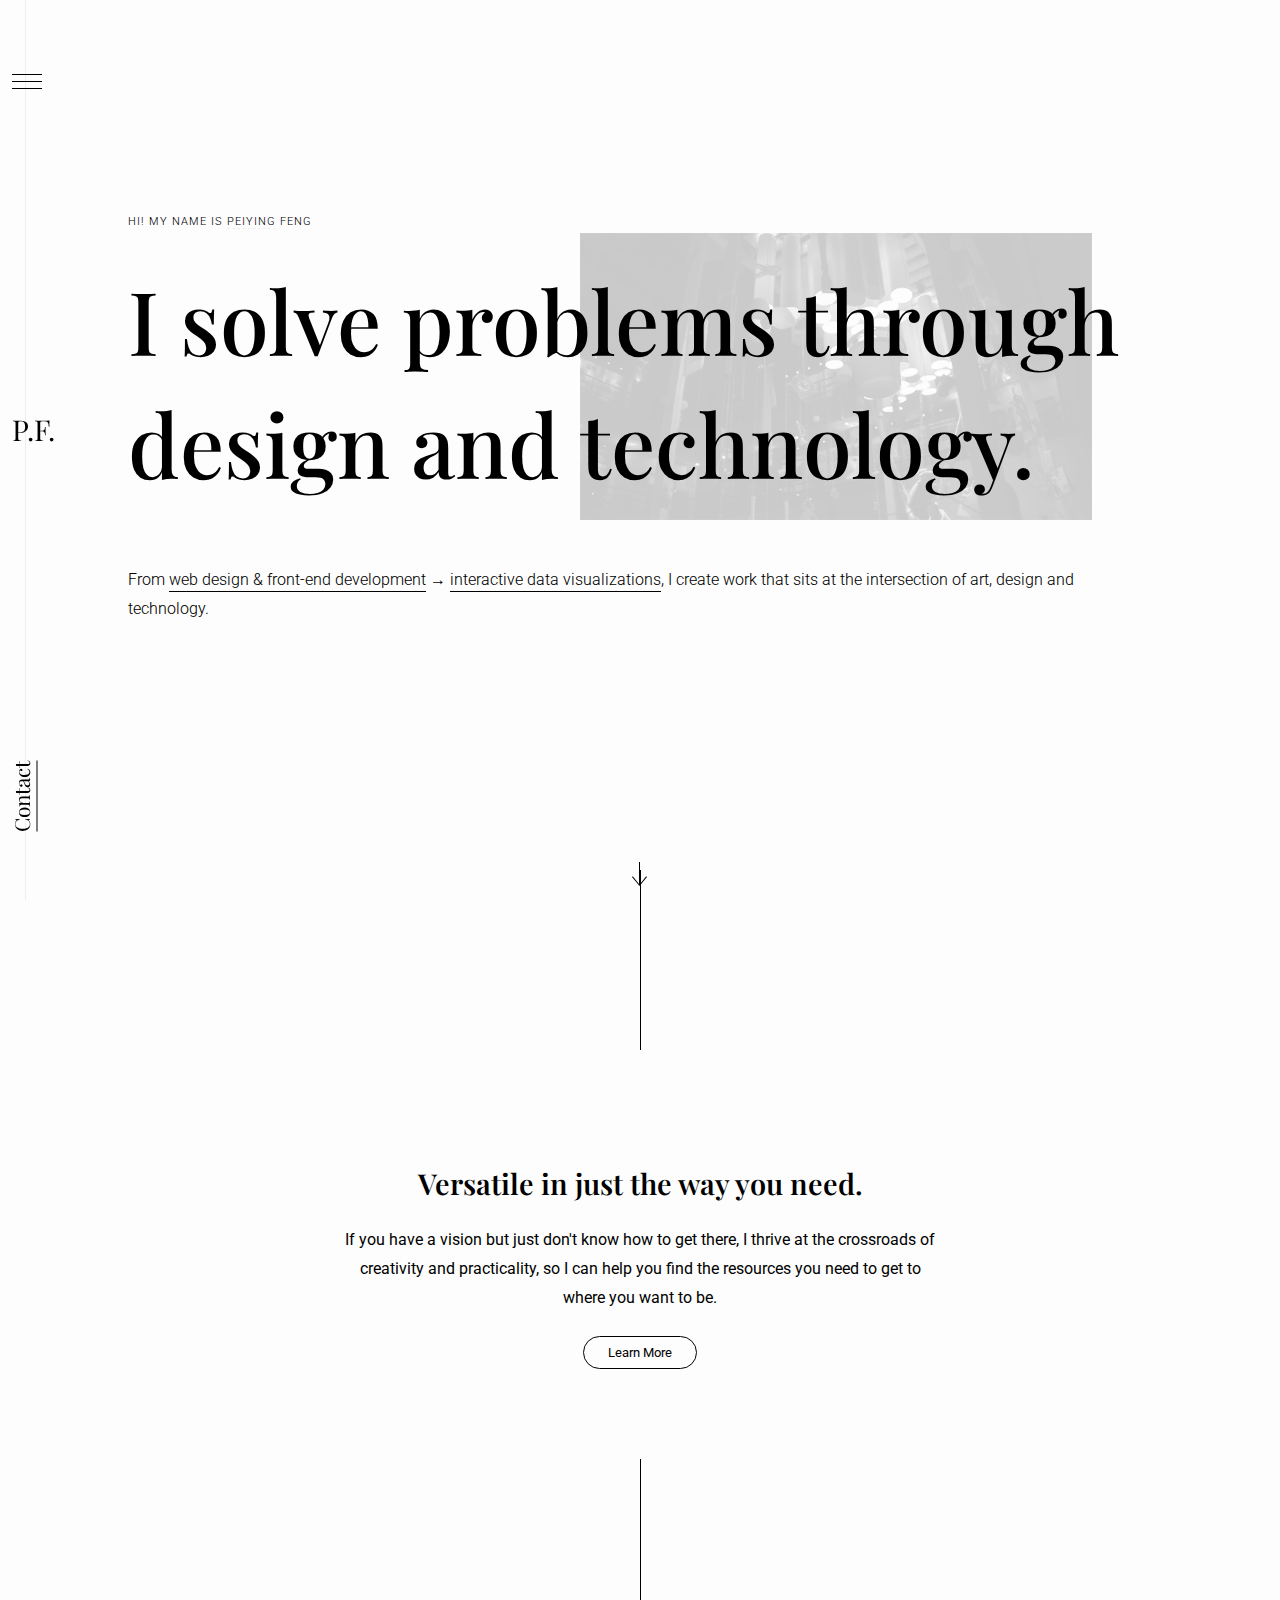
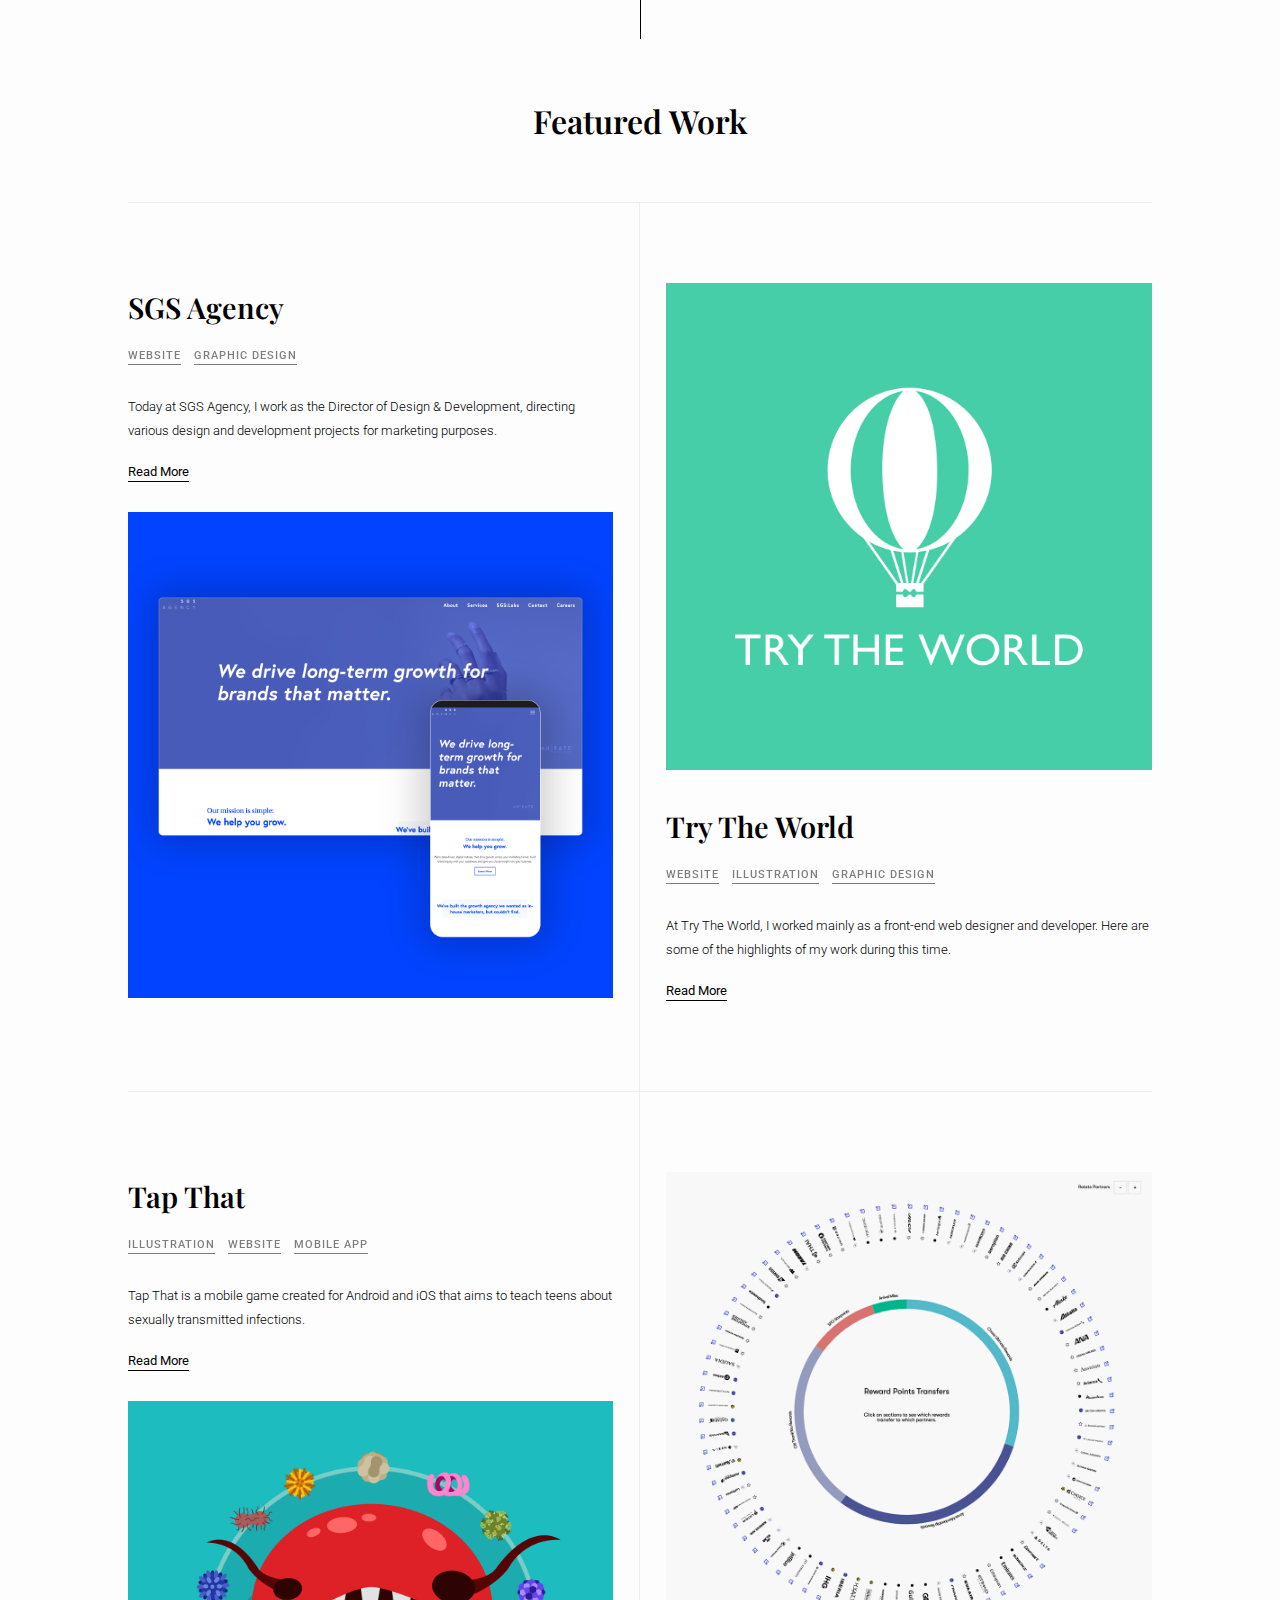
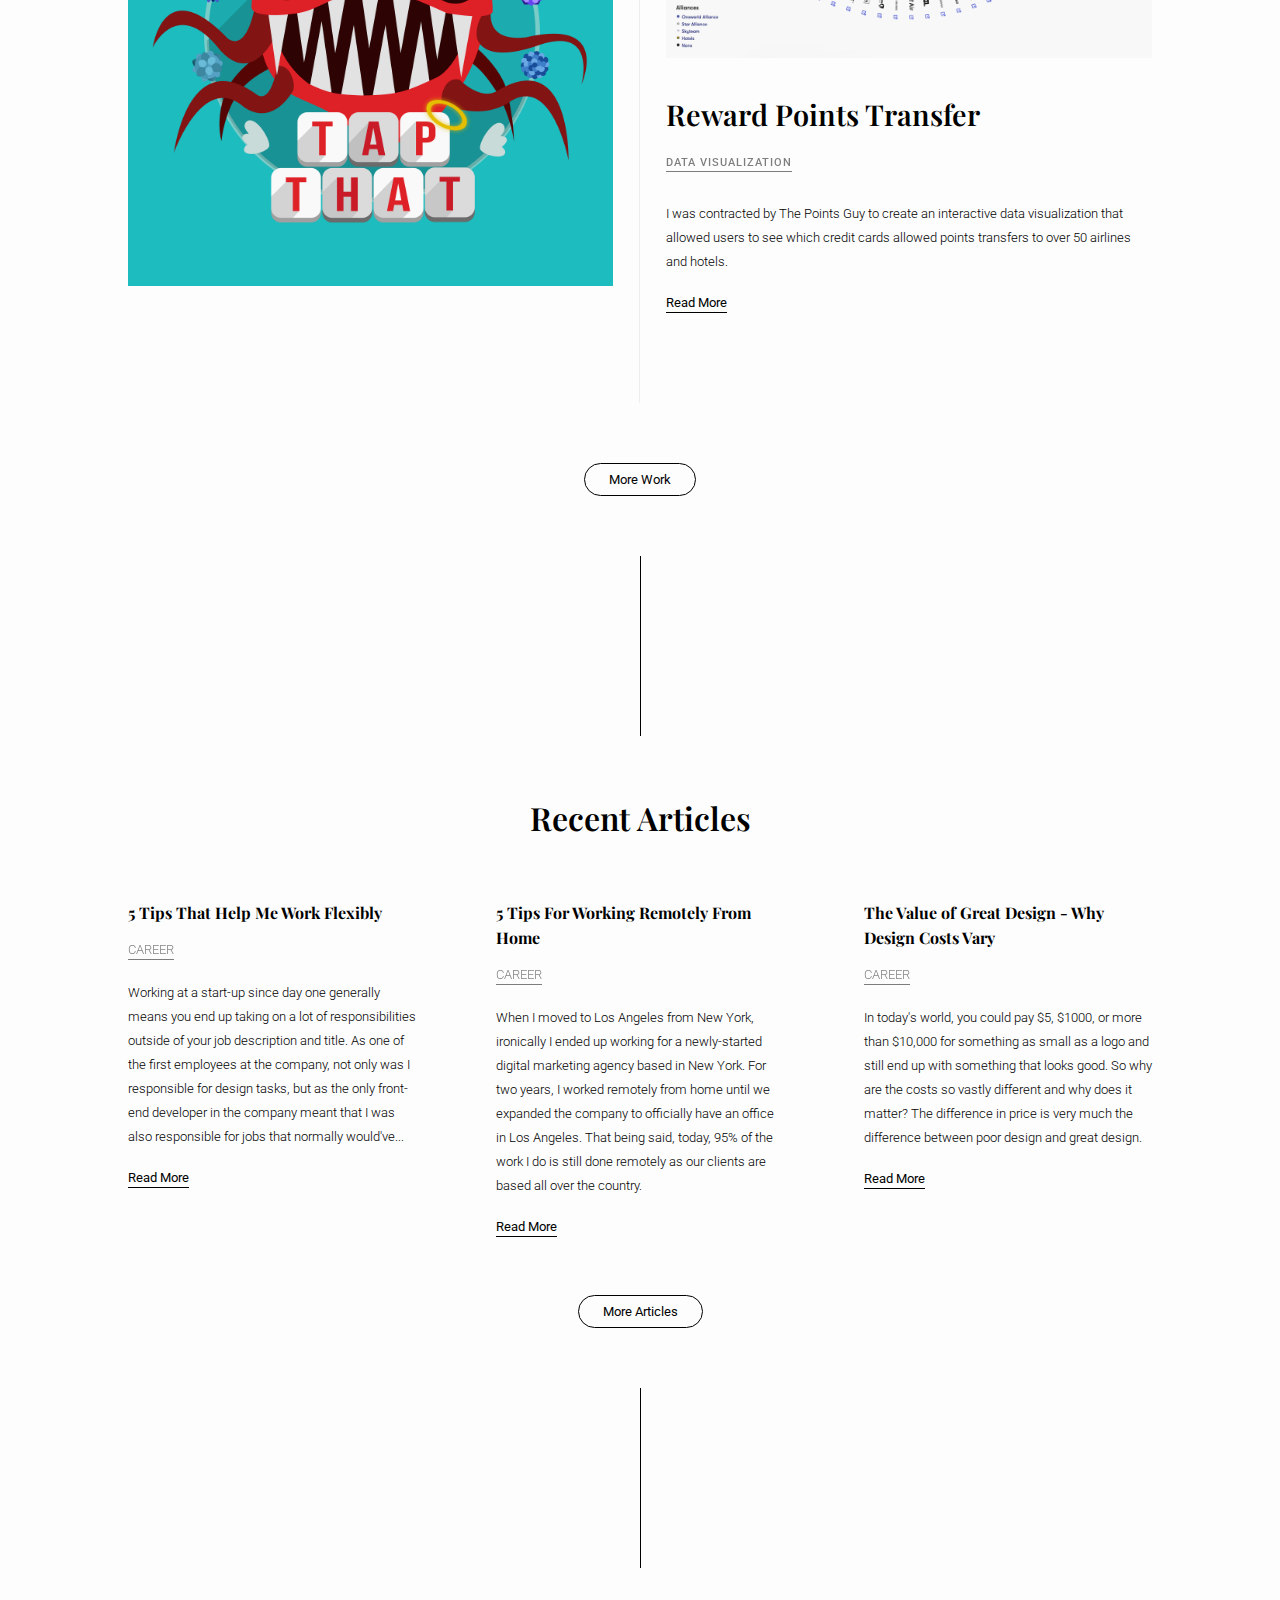
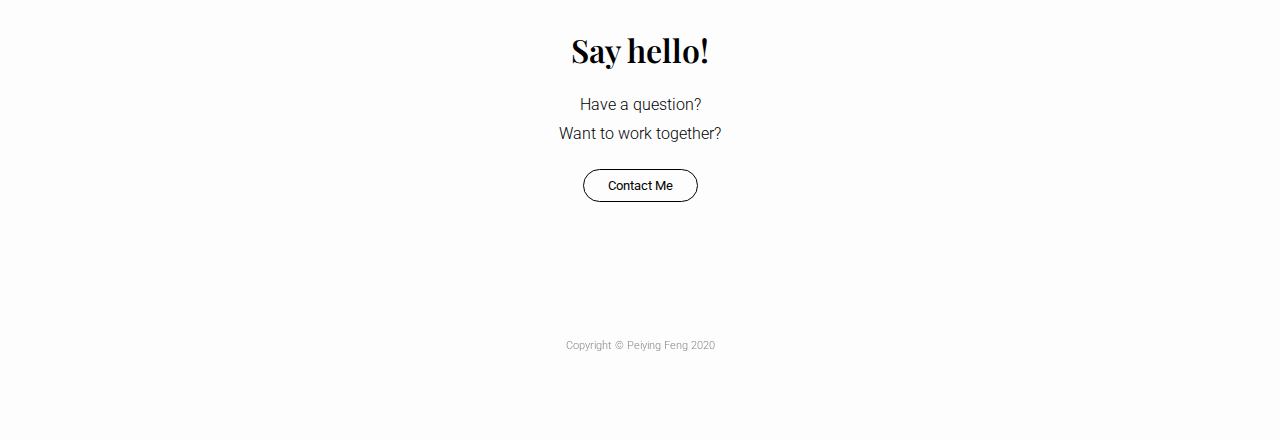
<file: index.html>
<!DOCTYPE html>
<html lang="en">
  <head>
    <meta charset="UTF-8" />
    <meta name="viewport" content="width=device-width, initial-scale=1.0" />
    <link rel="stylesheet" href="./app.css" />
    <title>Pfeng</title>
  </head>
  <body>
    <header class="header">
      <nav class="header-nav">
        <ul>
          <li>
            <a href="./about.html" class="link">About</a>
          </li>
          <li>
            <a href="./work.html" class="link">Work</a>
          </li>
          <li>
            <a href="./blog.html" class="link">Blog</a>
          </li>
        </ul>
      </nav>
      <a href="./" class="header-logo link no-underline-link">P.F.</a>
      <div class="header-burger">
        <div class="header-burger-line"></div>
        <div class="header-burger-line"></div>
        <div class="header-burger-line"></div>
      </div>
      <a href="mailto:hello@pfeng.cc" class="header-contact link">Contact</a>
    </header>

    <main class="content" id="home">
      <div class="content-wrapper">
        <section class="hero-section">
          <h3 class="subheader font-secondary">
            Hi! My name is
            <a
              href="#"
              class="link"
              data-tooltip="Pronounced 'Pay'-'ying', like thanks for paying my site a visit!"
              >Peiying</a
            >
            Feng
          </h3>
          <h1 class="hero-header">
            I solve problems through design and technology.
          </h1>
          <p class="subtext font-secondary">
            From
            <a href="#" class="link">web design & front-end development</a> →
            <a href="#" class="link">interactive data visualizations</a>, I
            create work that sits at the intersection of art, design and
            technology.
          </p>
          <div class="hero-img">
            <img src="./img/hero.png" />
          </div>
        </section>
        <div class="line-center"></div>
        <section class="callout-center">
          <h2>Versatile in just the way you need.</h2>
          <p class="font-secondary">
            If you have a vision but just don't know how to get there, I thrive
            at the crossroads of creativity and practicality, so I can help you
            find the resources you need to get to where you want to be.
          </p>
          <a href="#" class="btn">Learn More</a>
        </section>
        <div class="line-center"></div>
        <section class="featured-work">
          <h2>Featured Work</h2>
          <div class="featured-work-wrapper">
            <div class="work">
              <div class="work-header">
                <h3>
                  <a href="#" class="link no-underline-link">SGS Agency</a>
                </h3>
                <h4>
                  <a href="#" class="link text-pale font-secondary">Website</a>
                  <a href="#" class="link text-pale font-secondary"
                    >Graphic Design</a
                  >
                </h4>
                <p class="font-secondary">
                  Today at SGS Agency, I work as the Director of Design &
                  Development, directing various design and development projects
                  for marketing purposes.
                </p>
                <a href="#" class="link font-secondary">Read More</a>
              </div>
              <img src="./img/sgs-website.png" />
            </div>
            <div class="work">
              <div class="work-header">
                <h3>
                  <a href="#" class="link no-underline-link">Try The World</a>
                </h3>
                <h4>
                  <a href="#" class="link text-pale font-secondary">Website</a>
                  <a href="#" class="link text-pale font-secondary"
                    >Illustration</a
                  >
                  <a href="#" class="link text-pale font-secondary"
                    >Graphic Design</a
                  >
                </h4>
                <p class="font-secondary">
                  At Try The World, I worked mainly as a front-end web designer
                  and developer. Here are some of the highlights of my work
                  during this time.
                </p>
                <a href="#" class="link font-secondary">Read More</a>
              </div>
              <img src="./img/0.jpg" />
            </div>
            <div class="work">
              <div class="work-header">
                <h3>
                  <a href="#" class="link no-underline-link">Tap That</a>
                </h3>
                <h4>
                  <a href="#" class="link text-pale font-secondary"
                    >Illustration</a
                  >
                  <a href="#" class="link text-pale font-secondary">Website</a>
                  <a href="#" class="link text-pale font-secondary"
                    >Mobile App</a
                  >
                </h4>
                <p class="font-secondary">
                  Tap That is a mobile game created for Android and iOS that
                  aims to teach teens about sexually transmitted infections.
                </p>
                <a href="#" class="link font-secondary">Read More</a>
              </div>
              <img src="./img/00.png" />
            </div>
            <div class="work">
              <div class="work-header">
                <h3>
                  <a href="#" class="link no-underline-link"
                    >Reward Points Transfer</a
                  >
                </h3>
                <h4>
                  <a href="#" class="link text-pale font-secondary"
                    >Data Visualization</a
                  >
                </h4>
                <p class="font-secondary">
                  I was contracted by The Points Guy to create an interactive
                  data visualization that allowed users to see which credit
                  cards allowed points transfers to over 50 airlines and hotels.
                </p>
                <a href="#" class="link font-secondary">Read More</a>
              </div>
              <img src="./img/1.jpg" />
            </div>
          </div>
        </section>

        <section class="align-center">
          <a href="#" class="btn font-secondary">More Work</a>
        </section>

        <div class="line-center"></div>

        <section class="articles">
          <h2 class="align-center">Recent Articles</h2>
          <div class="articles-wrapper">
            <div class="article">
              <h3 class="article-header">
                <a href="#" class="link no-underline-link">
                  5 Tips That Help Me Work Flexibly
                </a>
              </h3>
              <h4 class="article-subheader">
                <a href="#" class="link text-pale font-secondary">Career</a>
              </h4>
              <p class="font-secondary">
                Working at a start-up since day one generally means you end up
                taking on a lot of responsibilities outside of your job
                description and title. As one of the first employees at the
                company, not only was I responsible for design tasks, but as the
                only front-end developer in the company meant that I was also
                responsible for jobs that normally would've...
              </p>
              <a href="#" class="link font-secondary">Read More</a>
            </div>
            <div class="article">
              <h3 class="article-header">
                <a href="#" class="link no-underline-link">
                  5 Tips For Working Remotely From Home
                </a>
              </h3>
              <h4 class="article-subheader">
                <a href="#" class="link text-pale font-secondary">Career</a>
              </h4>
              <p class="font-secondary">
                When I moved to Los Angeles from New York, ironically I ended up
                working for a newly-started digital marketing agency based in
                New York. For two years, I worked remotely from home until we
                expanded the company to officially have an office in Los
                Angeles. That being said, today, 95% of the work I do is still
                done remotely as our clients are based all over the country.
              </p>
              <a href="#" class="link font-secondary">Read More</a>
            </div>
            <div class="article">
              <h3 class="article-header">
                <a href="#" class="link no-underline-link">
                  The Value of Great Design - Why Design Costs Vary
                </a>
              </h3>
              <h4 class="article-subheader">
                <a href="#" class="link text-pale font-secondary">Career</a>
              </h4>
              <p class="font-secondary">
                In today's world, you could pay $5, $1000, or more than $10,000
                for something as small as a logo and still end up with something
                that looks good. So why are the costs so vastly different and
                why does it matter? The difference in price is very much the
                difference between poor design and great design.
              </p>
              <a href="#" class="link font-secondary">Read More</a>
            </div>
          </div>
        </section>

        <section class="align-center">
          <a href="#" class="btn font-secondary">More Articles</a>
        </section>

        <div class="line-center"></div>

        <section class="align-center say-hello">
          <h2>Say hello!</h2>
          <p class="font-secondary">
            Have a question? <br />
            Want to work together?
          </p>
          <a href="mailto:hello@pfeng.cc" class="btn">Contact Me</a>
        </section>

        <footer class="footer align-center">
          <p class="text-pale font-secondary">
            Copyright &copy; Peiying Feng 2020
          </p>
        </footer>
      </div>
    </main>

    <div class="cursor"></div>
    <div class="down-arrow">
      <svg
        width="24"
        height="24"
        xmlns="http://www.w3.org/2000/svg"
        fill-rule="evenodd"
        clip-rule="evenodd"
      >
        <path
          d="M11 21.883l-6.235-7.527-.765.644 7.521 9 7.479-9-.764-.645-6.236 7.529v-21.884h-1v21.883z"
        ></path>
      </svg>
    </div>

    <script src="./js/app.js"></script>
  </body>
</html>
</file>
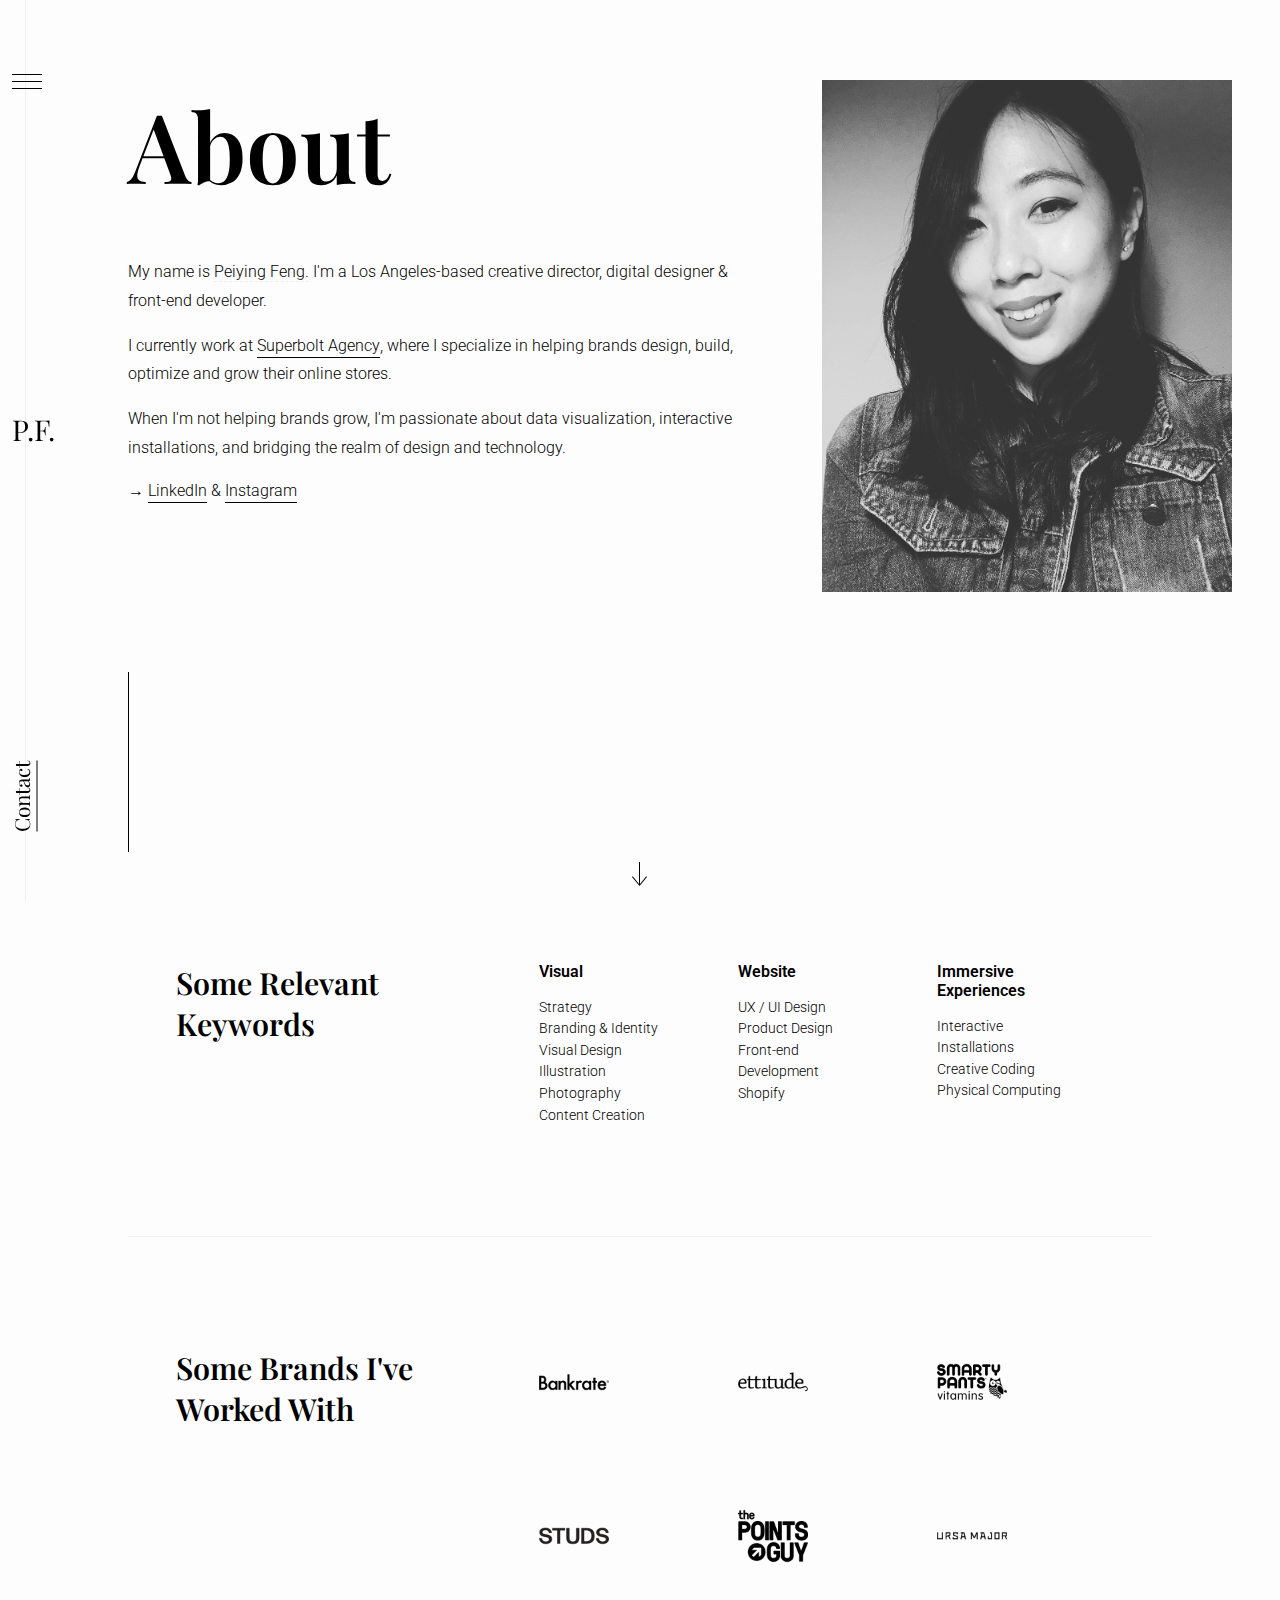
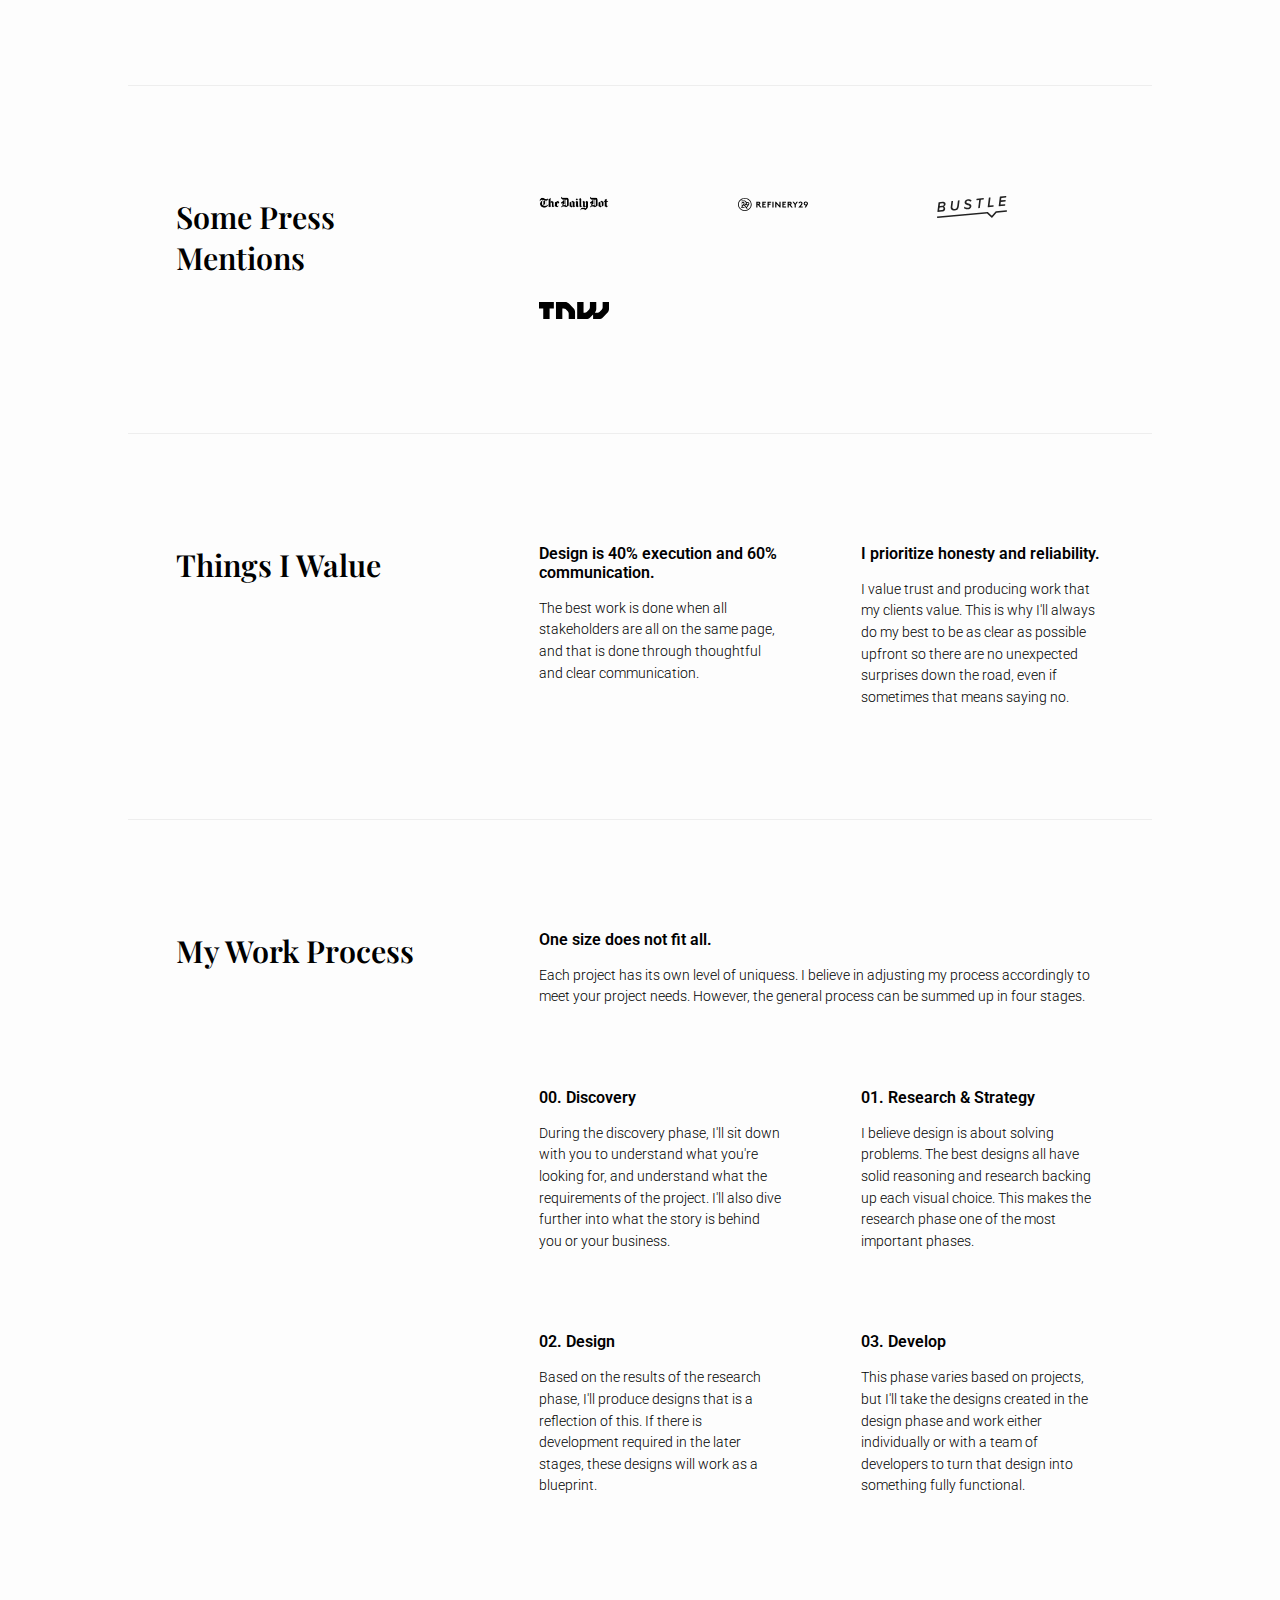
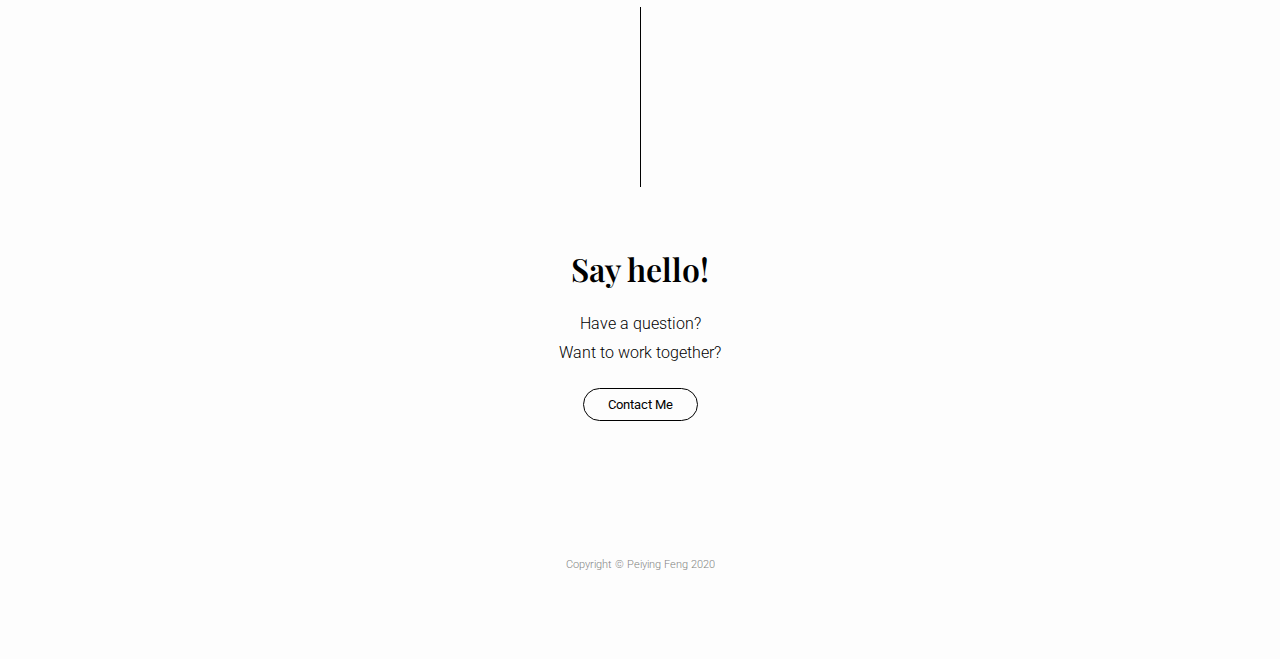
<file: about.html>
<!DOCTYPE html>
<html lang="en">
  <head>
    <meta charset="UTF-8" />
    <meta name="viewport" content="width=device-width, initial-scale=1.0" />
    <link rel="stylesheet" href="./app.css" />
    <title>Pfeng</title>
  </head>
  <body>
    <header class="header">
      <nav class="header-nav">
        <ul>
          <li>
            <a href="./about.html" class="link">About</a>
          </li>
          <li>
            <a href="./work.html" class="link">Work</a>
          </li>
          <li>
            <a href="./blog.html" class="link">Blog</a>
          </li>
        </ul>
      </nav>
      <a href="./" class="header-logo link no-underline-link">P.F.</a>
      <div class="header-burger">
        <div class="header-burger-line"></div>
        <div class="header-burger-line"></div>
        <div class="header-burger-line"></div>
      </div>
      <a href="mailto:hello@pfeng.cc" class="header-contact link">Contact</a>
    </header>

    <main class="content" id="about">
      <div class="content-wrapper">
        <header class="about-header">
          <div class="header-wrapper">
            <h1>About</h1>
            <p class="font-secondary">
              My name is
              <span
                data-tooltip="Pronounced 'Pay'-'ying', like thanks for paying my site a visit!"
                >Peiying Feng.</span
              >
              I'm a Los Angeles-based creative director, digital designer &
              front-end developer.
            </p>
            <p class="font-secondary">
              I currently work at
              <a href="#" class="link">Superbolt Agency</a>, where I specialize
              in helping brands design, build, optimize and grow their online
              stores.
            </p>
            <p class="font-secondary">
              When I'm not helping brands grow, I'm passionate about data
              visualization, interactive installations, and bridging the realm
              of design and technology.
            </p>
            <div class="links">
              <span class="font-secondary">
                → <a href="#" class="link">LinkedIn</a> &
                <a href="#" class="link">Instagram</a>
              </span>
            </div>
          </div>

          <img src="./img/profile-pic.jpg" alt="Profile" />
        </header>

        <div class="line-left"></div>

        <section class="about-section">
          <div class="about-section-header">
            <h2>
              Some Relevant Keywords
            </h2>
          </div>
          <div class="about-section-box font-secondary">
            <div class="box">
              <h3 class="box-header">
                Visual
              </h3>
              <div class="box-paragraph">
                Strategy <br />
                Branding & Identity <br />
                Visual Design <br />
                Illustration <br />
                Photography <br />
                Content Creation
              </div>
            </div>
            <div class="box">
              <h3 class="box-header">
                Website
              </h3>
              <div class="box-paragraph">
                UX / UI Design <br />
                Product Design <br />
                Front-end <br />
                Development <br />
                Shopify
              </div>
            </div>
            <div class="box">
              <h3 class="box-header">
                Immersive Experiences
              </h3>
              <div class="box-paragraph">
                Interactive <br />
                Installations <br />
                Creative Coding <br />
                Physical Computing
              </div>
            </div>
          </div>
        </section>

        <div class="horizontal-line"></div>

        <section class="about-section">
          <div class="about-section-header">
            <h2>
              Some Brands I've Worked With
            </h2>
          </div>
          <div class="about-section-box font-secondary">
            <div class="box">
              <a href="#" class="link no-underline-link">
                <img src="./img/client-bankrate.png" alt="" />
              </a>
            </div>
            <div class="box">
              <a href="#" class="link no-underline-link">
                <img src="./img/client-ettitude.png" alt="" />
              </a>
            </div>
            <div class="box">
              <a href="#" class="link no-underline-link">
                <img src="./img/client-smartypants.png" alt="" />
              </a>
            </div>
            <div class="box">
              <a href="#" class="link no-underline-link">
                <img src="./img/client-studs.png" alt="" />
              </a>
            </div>
            <div class="box">
              <a href="#" class="link no-underline-link">
                <img src="./img/client-thepointsguy.png" alt="" />
              </a>
            </div>
            <div class="box">
              <a href="#" class="link no-underline-link">
                <img src="./img/client-ursamajor.png" alt="" />
              </a>
            </div>
          </div>
        </section>

        <div class="horizontal-line"></div>

        <section class="about-section">
          <div class="about-section-header">
            <h2>
              Some Press Mentions
            </h2>
          </div>
          <div class="about-section-box font-secondary">
            <div class="box">
              <a href="#" class="link no-underline-link">
                <img src="./img/press-dailydot.webp" alt="" />
              </a>
            </div>
            <div class="box">
              <a href="#" class="link no-underline-link">
                <img src="./img/press-refinery29.svg" alt="" />
              </a>
            </div>
            <div class="box">
              <a href="#" class="link no-underline-link">
                <img src="./img/press-bustle.svg" alt="" />
              </a>
            </div>
            <div class="box">
              <a href="#" class="link no-underline-link">
                <img src="./img/press-tnw.svg" alt="" />
              </a>
            </div>
          </div>
        </section>

        <div class="horizontal-line"></div>

        <section class="about-section">
          <div class="about-section-header">
            <h2>
              Things I Walue
            </h2>
          </div>
          <div class="about-section-paragraphs font-secondary">
            <div class="paragraph-wrapper">
              <h3 class="paragraph-header">
                Design is 40% execution and 60% communication.
              </h3>
              <p class="paragraph">
                The best work is done when all stakeholders are all on the same
                page, and that is done through thoughtful and clear
                communication.
              </p>
            </div>
            <div class="paragraph-wrapper">
              <h3 class="paragraph-header">
                I prioritize honesty and reliability.
              </h3>
              <p class="paragraph">
                I value trust and producing work that my clients value. This is
                why I'll always do my best to be as clear as possible upfront so
                there are no unexpected surprises down the road, even if
                sometimes that means saying no.
              </p>
            </div>
          </div>
        </section>

        <div class="horizontal-line"></div>

        <section class="about-section">
          <div class="about-section-header">
            <h2>
              My Work Process
            </h2>
          </div>
          <div class="about-section-paragraphs font-secondary">
            <div class="paragraph-wrapper span-2">
              <h3 class="paragraph-header">
                One size does not fit all.
              </h3>
              <p class="paragraph">
                Each project has its own level of uniquess. I believe in
                adjusting my process accordingly to meet your project needs.
                However, the general process can be summed up in four stages.
              </p>
            </div>
            <div class="paragraph-wrapper">
              <h3 class="paragraph-header">
                00. Discovery
              </h3>
              <p class="paragraph">
                During the discovery phase, I'll sit down with you to understand
                what you're looking for, and understand what the requirements of
                the project. I'll also dive further into what the story is
                behind you or your business.
              </p>
            </div>
            <div class="paragraph-wrapper">
              <h3 class="paragraph-header">
                01. Research & Strategy
              </h3>
              <p class="paragraph">
                I believe design is about solving problems. The best designs all
                have solid reasoning and research backing up each visual choice.
                This makes the research phase one of the most important phases.
              </p>
            </div>
            <div class="paragraph-wrapper">
              <h3 class="paragraph-header">
                02. Design
              </h3>
              <p class="paragraph">
                Based on the results of the research phase, I'll produce designs
                that is a reflection of this. If there is development required
                in the later stages, these designs will work as a blueprint.
              </p>
            </div>
            <div class="paragraph-wrapper">
              <h3 class="paragraph-header">
                03. Develop
              </h3>
              <p class="paragraph">
                This phase varies based on projects, but I'll take the designs
                created in the design phase and work either individually or with
                a team of developers to turn that design into something fully
                functional.
              </p>
            </div>
          </div>
        </section>

        <div class="line-center"></div>

        <section class="align-center say-hello">
          <h2>Say hello!</h2>
          <p class="font-secondary">
            Have a question? <br />
            Want to work together?
          </p>
          <a href="mailto:hello@pfeng.cc" class="btn">Contact Me</a>
        </section>

        <footer class="footer align-center">
          <p class="text-pale font-secondary">
            Copyright &copy; Peiying Feng 2020
          </p>
        </footer>
      </div>
    </main>

    <div class="cursor"></div>
    <div class="down-arrow">
      <svg
        width="24"
        height="24"
        xmlns="http://www.w3.org/2000/svg"
        fill-rule="evenodd"
        clip-rule="evenodd"
      >
        <path
          d="M11 21.883l-6.235-7.527-.765.644 7.521 9 7.479-9-.764-.645-6.236 7.529v-21.884h-1v21.883z"
        ></path>
      </svg>
    </div>

    <script src="./js/app.js"></script>
  </body>
</html>
</file>
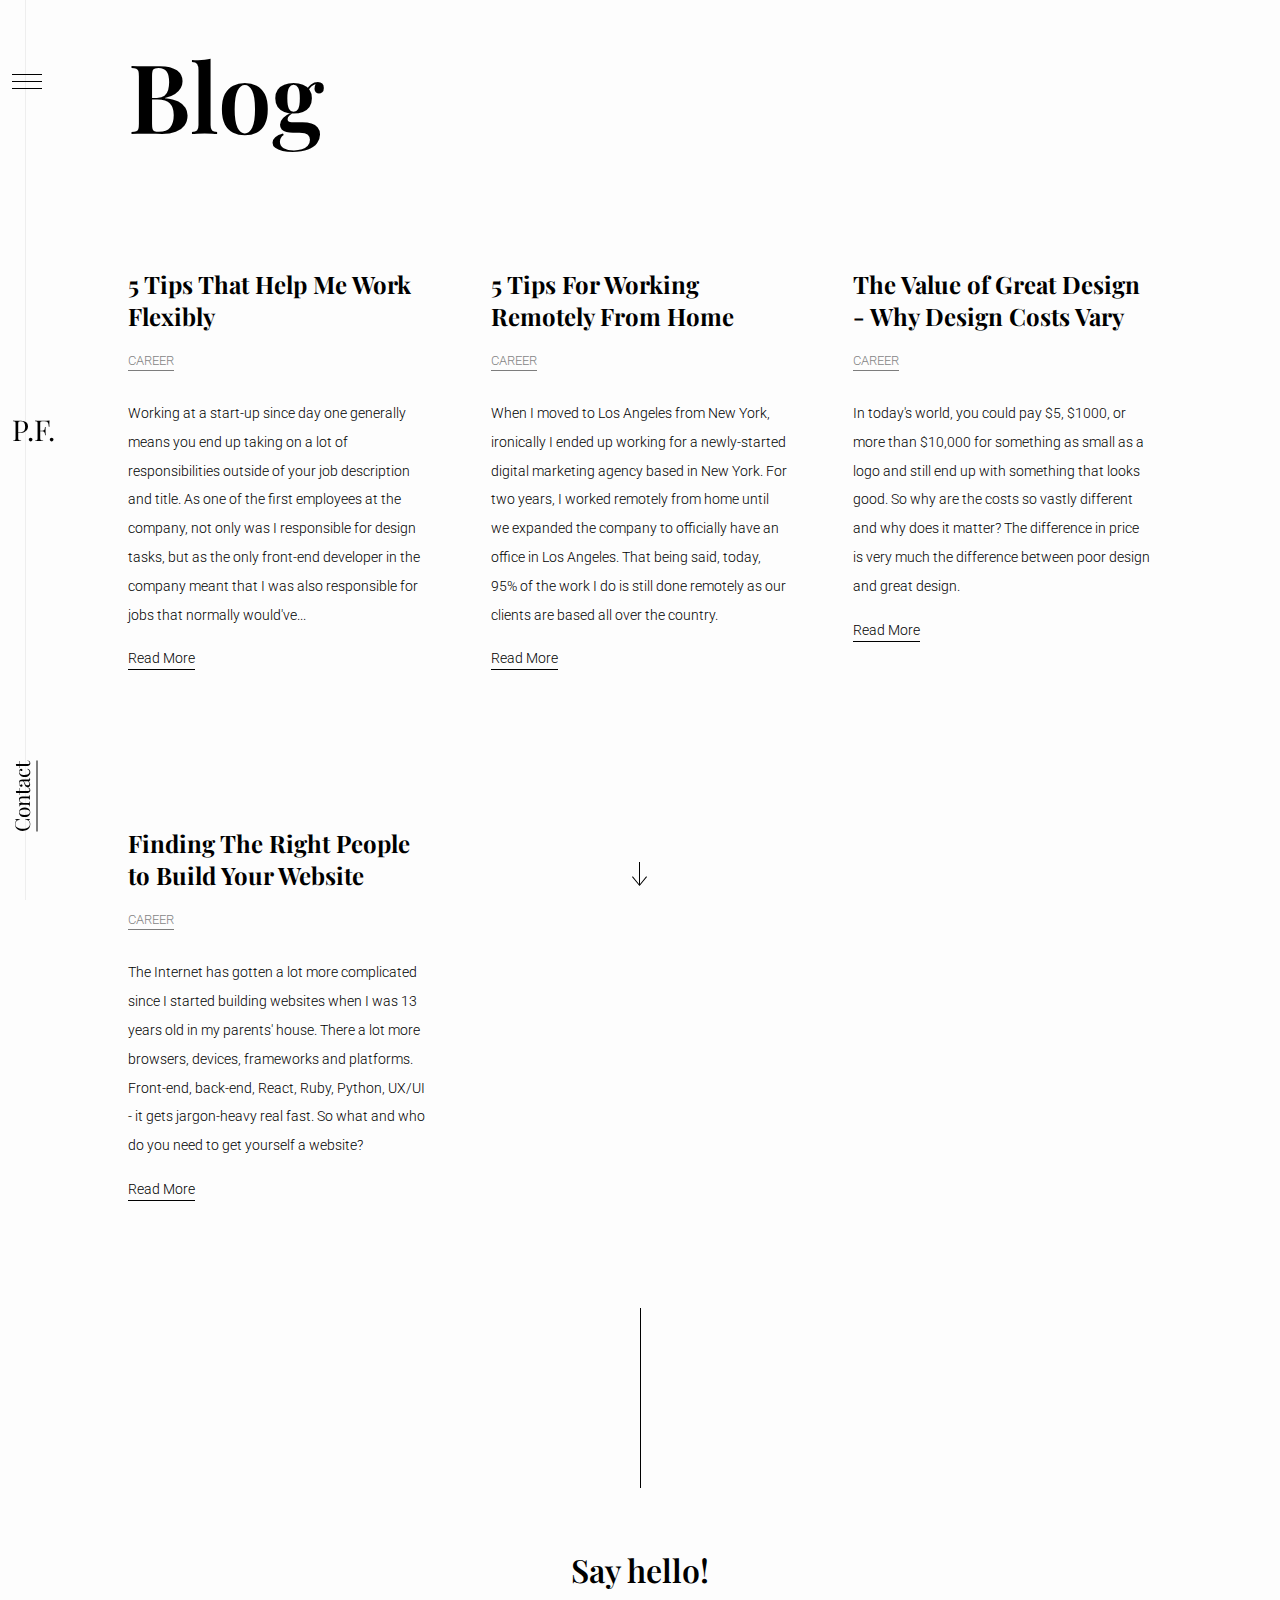
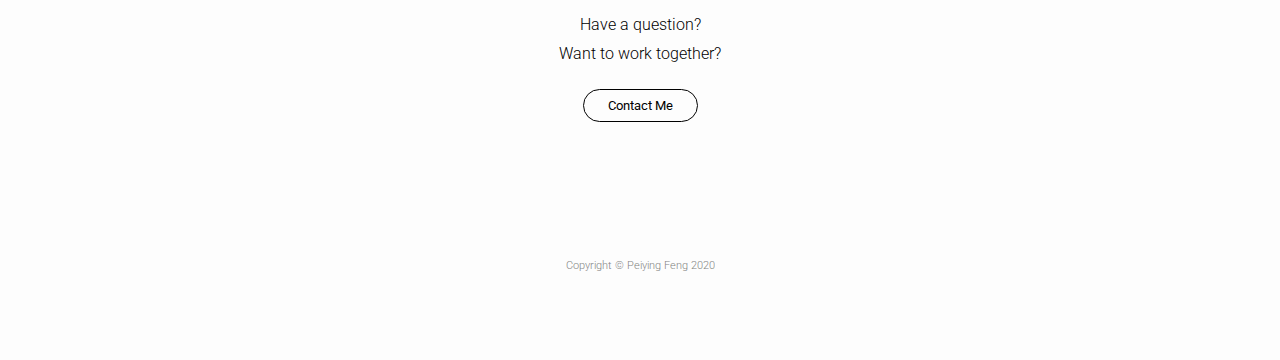
<file: blog.html>
<!DOCTYPE html>
<html lang="en">
  <head>
    <meta charset="UTF-8" />
    <meta name="viewport" content="width=device-width, initial-scale=1.0" />
    <link rel="stylesheet" href="./app.css" />
    <title>Pfeng</title>
  </head>
  <body>
    <header class="header">
      <nav class="header-nav">
        <ul>
          <li>
            <a href="./about.html" class="link">About</a>
          </li>
          <li>
            <a href="./work.html" class="link">Work</a>
          </li>
          <li>
            <a href="./blog.html" class="link">Blog</a>
          </li>
        </ul>
      </nav>
      <a href="./" class="header-logo link no-underline-link">P.F.</a>
      <div class="header-burger">
        <div class="header-burger-line"></div>
        <div class="header-burger-line"></div>
        <div class="header-burger-line"></div>
      </div>
      <a href="mailto:hello@pfeng.cc" class="header-contact link">Contact</a>
    </header>

    <main class="content" id="blog">
      <div class="content-wrapper">
        <header class="blog-header">
          <div class="header-wrapper">
            <h1>Blog</h1>
          </div>
        </header>

        <section class="blog-wrapper">
          <div class="blog">
            <h2 class="blog-header">
              <a href="#" class="link no-underline-link"
                >5 Tips That Help Me Work Flexibly</a
              >
            </h2>
            <a href="#" class="link text-pale font-secondary">Career</a>
            <p class="font-secondary">
              Working at a start-up since day one generally means you end up
              taking on a lot of responsibilities outside of your job
              description and title. As one of the first employees at the
              company, not only was I responsible for design tasks, but as the
              only front-end developer in the company meant that I was also
              responsible for jobs that normally would've...
            </p>
            <a href="#" class="link read-more font-secondary">Read More</a>
          </div>

          <div class="blog">
            <h2 class="blog-header">
              <a href="#" class="link no-underline-link"
                >5 Tips For Working Remotely From Home</a
              >
            </h2>
            <a href="#" class="link text-pale font-secondary">Career</a>
            <p class="font-secondary">
              When I moved to Los Angeles from New York, ironically I ended up
              working for a newly-started digital marketing agency based in New
              York. For two years, I worked remotely from home until we expanded
              the company to officially have an office in Los Angeles. That
              being said, today, 95% of the work I do is still done remotely as
              our clients are based all over the country.
            </p>
            <a href="#" class="link read-more font-secondary">Read More</a>
          </div>
          <div class="blog">
            <h2 class="blog-header">
              <a href="#" class="link no-underline-link"
                >The Value of Great Design - Why Design Costs Vary</a
              >
            </h2>
            <a href="#" class="link text-pale font-secondary">Career</a>
            <p class="font-secondary">
              In today's world, you could pay $5, $1000, or more than $10,000
              for something as small as a logo and still end up with something
              that looks good. So why are the costs so vastly different and why
              does it matter? The difference in price is very much the
              difference between poor design and great design.
            </p>
            <a href="#" class="link read-more font-secondary">Read More</a>
          </div>
          <div class="blog">
            <h2 class="blog-header">
              <a href="#" class="link no-underline-link"
                >Finding The Right People to Build Your Website</a
              >
            </h2>
            <a href="#" class="link text-pale font-secondary">Career</a>
            <p class="font-secondary">
              The Internet has gotten a lot more complicated since I started
              building websites when I was 13 years old in my parents' house.
              There a lot more browsers, devices, frameworks and platforms.
              Front-end, back-end, React, Ruby, Python, UX/UI - it gets
              jargon-heavy real fast. So what and who do you need to get
              yourself a website?
            </p>
            <a href="#" class="link read-more font-secondary">Read More</a>
          </div>
        </section>

        <div class="line-center"></div>

        <section class="align-center say-hello">
          <h2>Say hello!</h2>
          <p class="font-secondary">
            Have a question? <br />
            Want to work together?
          </p>
          <a href="mailto:hello@pfeng.cc" class="btn">Contact Me</a>
        </section>

        <footer class="footer align-center">
          <p class="text-pale font-secondary">
            Copyright &copy; Peiying Feng 2020
          </p>
        </footer>
      </div>
    </main>

    <div class="cursor"></div>
    <div class="down-arrow">
      <svg
        width="24"
        height="24"
        xmlns="http://www.w3.org/2000/svg"
        fill-rule="evenodd"
        clip-rule="evenodd"
      >
        <path
          d="M11 21.883l-6.235-7.527-.765.644 7.521 9 7.479-9-.764-.645-6.236 7.529v-21.884h-1v21.883z"
        ></path>
      </svg>
    </div>

    <script src="./js/app.js"></script>
  </body>
</html>
</file>
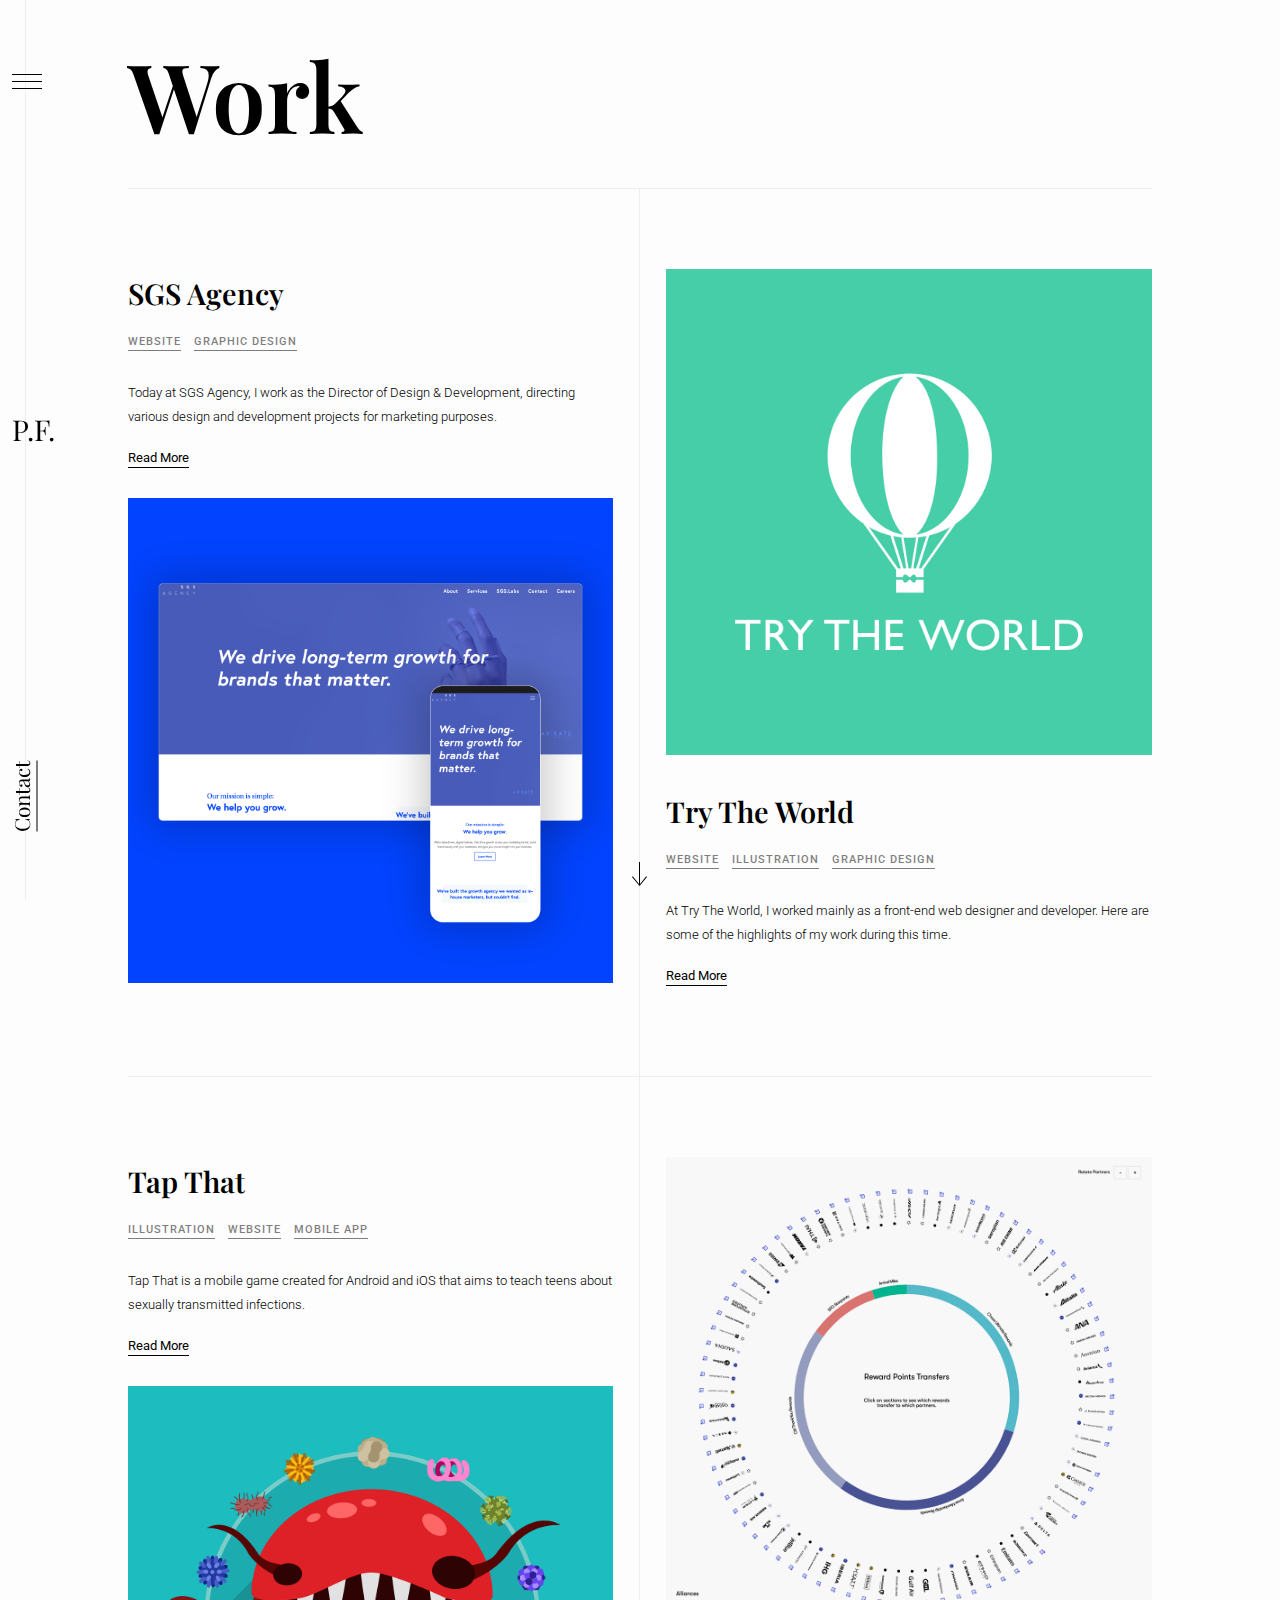
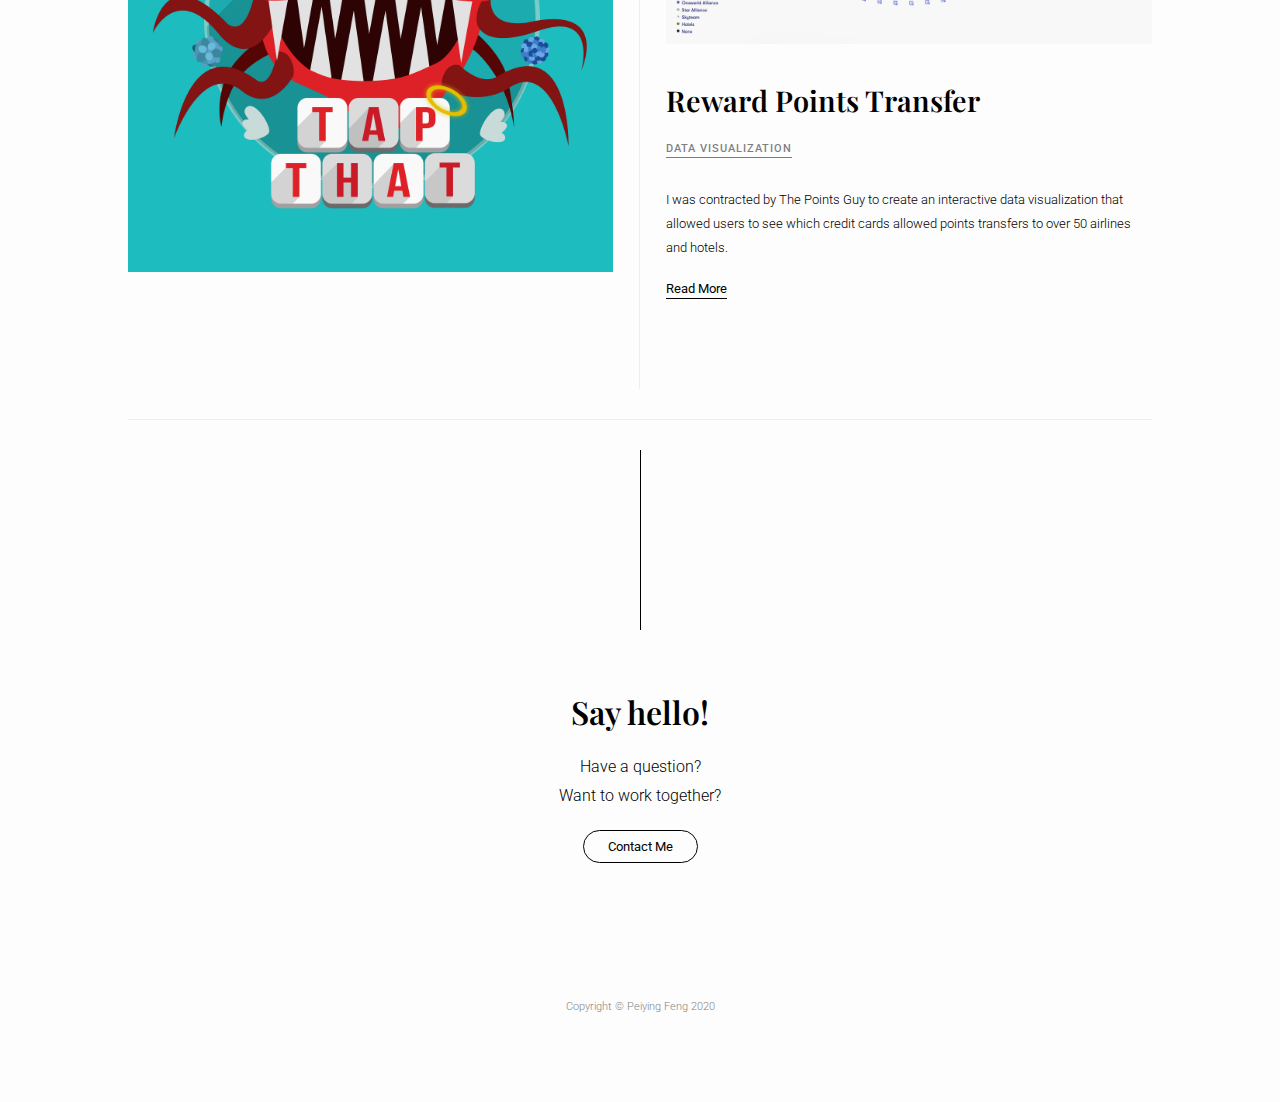
<file: work.html>
<!DOCTYPE html>
<html lang="en">
  <head>
    <meta charset="UTF-8" />
    <meta name="viewport" content="width=device-width, initial-scale=1.0" />
    <link rel="stylesheet" href="./app.css" />
    <title>Pfeng</title>
  </head>
  <body>
    <header class="header">
      <nav class="header-nav">
        <ul>
          <li>
            <a href="./about.html" class="link">About</a>
          </li>
          <li>
            <a href="./work.html" class="link">Work</a>
          </li>
          <li>
            <a href="./blog.html" class="link">Blog</a>
          </li>
        </ul>
      </nav>
      <a href="./" class="header-logo link no-underline-link">P.F.</a>
      <div class="header-burger">
        <div class="header-burger-line"></div>
        <div class="header-burger-line"></div>
        <div class="header-burger-line"></div>
      </div>
      <a href="mailto:hello@pfeng.cc" class="header-contact link">Contact</a>
    </header>

    <main class="content" id="work">
      <div class="content-wrapper">
        <header class="work-header">
          <div class="header-wrapper">
            <h1>Work</h1>
          </div>
        </header>

        <section class="featured-work">
          <div class="featured-work-wrapper">
            <div class="work">
              <div class="work-header">
                <h3>
                  <a href="#" class="link no-underline-link">SGS Agency</a>
                </h3>
                <h4>
                  <a href="#" class="link text-pale font-secondary">Website</a>
                  <a href="#" class="link text-pale font-secondary"
                    >Graphic Design</a
                  >
                </h4>
                <p class="font-secondary">
                  Today at SGS Agency, I work as the Director of Design &
                  Development, directing various design and development projects
                  for marketing purposes.
                </p>
                <a href="#" class="link font-secondary">Read More</a>
              </div>
              <img src="./img/sgs-website.png" />
            </div>
            <div class="work">
              <div class="work-header">
                <h3>
                  <a href="#" class="link no-underline-link">Try The World</a>
                </h3>
                <h4>
                  <a href="#" class="link text-pale font-secondary">Website</a>
                  <a href="#" class="link text-pale font-secondary"
                    >Illustration</a
                  >
                  <a href="#" class="link text-pale font-secondary"
                    >Graphic Design</a
                  >
                </h4>
                <p class="font-secondary">
                  At Try The World, I worked mainly as a front-end web designer
                  and developer. Here are some of the highlights of my work
                  during this time.
                </p>
                <a href="#" class="link font-secondary">Read More</a>
              </div>
              <img src="./img/0.jpg" />
            </div>
            <div class="work">
              <div class="work-header">
                <h3>
                  <a href="#" class="link no-underline-link">Tap That</a>
                </h3>
                <h4>
                  <a href="#" class="link text-pale font-secondary"
                    >Illustration</a
                  >
                  <a href="#" class="link text-pale font-secondary">Website</a>
                  <a href="#" class="link text-pale font-secondary"
                    >Mobile App</a
                  >
                </h4>
                <p class="font-secondary">
                  Tap That is a mobile game created for Android and iOS that
                  aims to teach teens about sexually transmitted infections.
                </p>
                <a href="#" class="link font-secondary">Read More</a>
              </div>
              <img src="./img/00.png" />
            </div>
            <div class="work">
              <div class="work-header">
                <h3>
                  <a href="#" class="link no-underline-link"
                    >Reward Points Transfer</a
                  >
                </h3>
                <h4>
                  <a href="#" class="link text-pale font-secondary"
                    >Data Visualization</a
                  >
                </h4>
                <p class="font-secondary">
                  I was contracted by The Points Guy to create an interactive
                  data visualization that allowed users to see which credit
                  cards allowed points transfers to over 50 airlines and hotels.
                </p>
                <a href="#" class="link font-secondary">Read More</a>
              </div>
              <img src="./img/1.jpg" />
            </div>
          </div>
        </section>

        <div class="horizontal-line"></div>

        <div class="line-center"></div>

        <section class="align-center say-hello">
          <h2>Say hello!</h2>
          <p class="font-secondary">
            Have a question? <br />
            Want to work together?
          </p>
          <a href="mailto:hello@pfeng.cc" class="btn">Contact Me</a>
        </section>

        <footer class="footer align-center">
          <p class="text-pale font-secondary">
            Copyright &copy; Peiying Feng 2020
          </p>
        </footer>
      </div>
    </main>

    <div class="cursor"></div>
    <div class="down-arrow">
      <svg
        width="24"
        height="24"
        xmlns="http://www.w3.org/2000/svg"
        fill-rule="evenodd"
        clip-rule="evenodd"
      >
        <path
          d="M11 21.883l-6.235-7.527-.765.644 7.521 9 7.479-9-.764-.645-6.236 7.529v-21.884h-1v21.883z"
        ></path>
      </svg>
    </div>

    <script src="./js/app.js"></script>
  </body>
</html>
</file>
<file: app.css>
@import url("https://fonts.googleapis.com/css2?family=Playfair+Display:ital,wght@0,400;0,500;0,600;0,700;0,800;0,900;1,400;1,500;1,600;1,700;1,800;1,900&family=Roboto:ital,wght@0,100;0,300;0,400;0,500;0,700;0,900;1,100;1,300;1,400;1,500;1,700;1,900&display=swap");
* {
  margin: 0;
  padding: 0;
  box-sizing: border-box;
}

*::selection {
  background: none;
  color: #f34d4d;
}

html {
  background: #fdfdfd;
  scroll-behavior: smooth;
}

body {
  font-family: 'Playfair Display', serif;
}

a {
  text-decoration: none;
  color: #000000;
}

p {
  line-height: 1.8rem;
}

ul {
  list-style: none;
}

img {
  width: 100%;
}

section {
  position: relative;
  padding: 30px 0;
}

.font-primary {
  font-family: 'Playfair Display', serif;
}

.font-secondary {
  font-family: 'Roboto', sans-serif;
}

.text-pale {
  opacity: 0.5;
}

@media (min-width: 1640px) {
  html {
    font-size: 1.6rem;
  }
}

.link {
  position: relative;
  transition: all 0.3s ease;
}

.link:after {
  position: absolute;
  content: '';
  bottom: -3px;
  left: 0;
  width: 100%;
  height: 1px;
  background: #000000;
  z-index: 1;
}

.link.no-underline-link:after {
  display: none;
}

.link:before {
  position: absolute;
  content: '';
  bottom: -3px;
  left: 0;
  width: 100%;
  height: 1px;
  background: linear-gradient(90deg, #2c13f1 0%, #f34d4d 100%);
  transition: all 0.5s ease;
  transform-origin: left;
  transform: scaleX(0);
  z-index: 2;
}

.link:hover {
  color: #5c6f9f;
}

.link:hover:before {
  transform: scaleX(1);
}

.btn {
  display: inline-block;
  padding: 0.5rem 1.5rem;
  border: 1px solid black;
  border-radius: 50px;
  transition: all 0.3s ease;
  font-family: 'Roboto', sans-serif;
  font-size: 0.8rem;
}

.btn:hover {
  color: #f34d4d;
  border-color: #f34d4d;
  animation-name: btnAnimation;
  animation-iteration-count: infinite;
  animation-duration: 5s;
}

[data-tooltip] {
  position: relative;
  border-bottom: 1px dashed #eeeeee;
}

[data-tooltip]:after {
  position: absolute;
  bottom: 120%;
  left: 50%;
  margin-bottom: 5px;
  margin-left: -100px;
  padding: 10px 7px;
  width: 200px;
  height: auto;
  color: #5c6f9f;
  content: attr(data-tooltip);
  text-align: center;
  font-size: 12px;
  line-height: 1.2;
  z-index: 999;
  text-transform: none;
  letter-spacing: 0;
  font-style: italic;
  background: #ffffff;
  opacity: 0;
  transition: opacity 0.3s ease;
}

[data-tooltip]:hover:after {
  opacity: 1;
}

.down-arrow {
  position: fixed;
  display: block;
  text-align: center;
  bottom: 10px;
  left: calc(50% - 12px);
  transition: all 0.5s ease;
  color: #d8d8d8;
}

.down-arrow.up {
  bottom: 20px;
  transform: rotate(-180deg);
}

@keyframes btnAnimation {
  from {
    color: #f34d4d;
    border-color: #f34d4d;
  }
  to {
    color: #5c6f9f;
    border-color: #5c6f9f;
  }
}

.cursor {
  display: none;
  width: 10px;
  height: 10px;
  border: 1px solid #979797;
  border-radius: 50%;
  position: absolute;
  transition-duration: 50ms;
  transition-timing-function: ease-out;
  pointer-events: none;
}

.cursor.expand {
  animation: cursorAnimExpand 0.5s forwards;
}

@keyframes cursorAnimExpand {
  0% {
    width: 50px;
    height: 50px;
    margin-left: -25px;
    margin-top: -25px;
    border: 1px solid #eeeeee;
  }
  50% {
    width: 100px;
    height: 100px;
    margin-left: -50px;
    margin-top: -50px;
    border: 1px solid #5c6f9f;
  }
  100% {
    width: 10px;
    height: 10px;
  }
}

.line-center {
  position: relative;
  margin: 30px auto;
  height: 180px;
  width: 1px;
  background: #000000;
}

.line-left {
  position: relative;
  margin-right: auto;
  height: 180px;
  width: 1px;
  background: #000000;
}

.horizontal-line {
  width: 100%;
  height: 1px;
  background: #eeeeee;
}

.align-center {
  text-align: center;
}

.span-2 {
  grid-column: span 2;
}

.header {
  position: fixed;
  top: 0;
  bottom: 0;
  left: 0;
  height: 100%;
  border-right: 1px solid #eeeeee;
  transition: all 2s ease;
  width: 26px;
}

.header-nav {
  position: absolute;
  left: -200px;
  width: calc(100% - 45px);
  border-left: 0px solid #eeeeee;
  text-align: center;
  transition: all 2s ease;
}

.header-nav ul li {
  font-size: 2.5rem;
  opacity: 0;
  display: block;
  margin: calc(100vh / 6) auto;
  transition: opacity 1s ease;
}

.header.active {
  width: 100%;
}

.header.active .header-nav {
  left: 26px;
  right: 0;
  opacity: 1;
  border-left: 1px solid #eeeeee;
}

.header.active .header-nav ul li {
  opacity: 1;
}

.header.active .header-nav ul li:nth-child(1) {
  transition: opacity 0.5s linear;
  transition-delay: 0.5s;
}

.header.active .header-nav ul li:nth-child(2) {
  transition: opacity 0.5s linear;
  transition-delay: 1.2s;
}

.header.active .header-nav ul li:nth-child(3) {
  transition: opacity 0.5s linear;
  transition-delay: 2s;
}

.header.active .header-burger .header-burger-line {
  background: linear-gradient(90deg, #2c13f1 0%, #f34d4d 100%);
}

.header.active .header-burger .header-burger-line:nth-child(1) {
  transform: rotate(45deg);
  top: 7px;
}

.header.active .header-burger .header-burger-line:nth-child(2) {
  transform: scaleX(0);
}

.header.active .header-burger .header-burger-line:nth-child(3) {
  transform: rotate(-45deg);
  top: -7px;
}

.header-logo {
  left: 12px;
  font-size: 1.8rem;
  position: relative;
  top: calc(50vh - 40px);
}

.header-burger {
  cursor: pointer;
  position: relative;
  top: 30px;
  height: 30px;
  width: 30px;
  left: 12px;
}

.header-burger .header-burger-line {
  width: 100%;
  height: 1px;
  background: #000000;
  position: relative;
  margin: 6px auto;
  top: 0;
  transform: rotate(0);
  transition: all 0.5s ease;
}

.header-contact {
  position: absolute;
  left: -15px;
  bottom: 90px;
  transform: rotate(-90deg);
  font-size: 1.3rem;
}

@media (min-width: 720px) {
  .header.active {
    width: 50%;
    transition: width 3s ease;
  }
}

@media (min-width: 1640px) {
  .header-contact {
    left: -35px;
  }
}

.content {
  position: relative;
  left: 8%;
  padding-left: 0;
  width: calc(80%);
  max-width: 1600px;
  margin: 30px auto;
  opacity: 1;
  transition: all 3s ease;
  animation: FadeIn 2s ease;
}

.content.active {
  left: 110%;
  transition: all 4s ease;
}

@keyframes FadeIn {
  from {
    opacity: 0;
  }
  to {
    opacity: 1;
  }
}

@media (min-width: 720px) {
  .content {
    left: 0;
  }
  .content.active {
    left: 60%;
    transition: all 3s ease;
  }
}

#home .content-wrapper {
  animation: FadeIn 2s ease forwards;
}

#home .content-wrapper .hero-section {
  padding: 30px 0;
  padding-top: 0;
  margin-top: 0;
  position: relative;
  min-height: 90vh;
  display: flex;
  flex-direction: column;
  justify-content: center;
}

#home .content-wrapper .hero-section .subheader {
  font-size: 0.7rem;
  text-transform: uppercase;
  font-weight: 310;
  letter-spacing: 1px;
}

#home .content-wrapper .hero-section .hero-header {
  margin: 30px 0;
  font-size: 3.3rem;
  font-weight: 510;
  line-height: 1.4;
}

#home .content-wrapper .hero-section .subtext {
  font-weight: 310;
  margin: 2rem 0;
}

#home .content-wrapper .hero-section .hero-img {
  position: absolute;
  top: 25%;
  right: 60px;
  width: 50%;
  height: 50vh;
  z-index: -1;
  overflow: hidden;
}

#home .content-wrapper .hero-section .hero-img img {
  display: none;
  filter: grayscale(100%);
  width: 100%;
  height: auto;
  opacity: 0.2;
}

.callout-center {
  margin: 60px auto;
  text-align: center;
  width: 90%;
  max-width: 600px;
}

.callout-center h2 {
  margin: 1.5rem 0;
  font-size: 1.8rem;
  font-weight: 600;
}

.callout-center p {
  margin: 1.5rem 0;
  font-size: 1rem;
  font-weight: 400;
}

.featured-work h2 {
  margin-bottom: 60px;
  text-align: center;
  font-size: 2rem;
  font-weight: 600;
}

.featured-work .featured-work-wrapper {
  display: grid;
  grid-template-columns: 1fr;
  grid-gap: 0;
}

.featured-work .featured-work-wrapper .work {
  display: flex;
  flex-direction: column;
  padding-bottom: 60px;
  border-top: 1px solid #eeeeee;
}

.featured-work .featured-work-wrapper .work .work-header {
  margin: 2rem 0;
}

.featured-work .featured-work-wrapper .work .work-header h3 {
  font-weight: 600;
  margin: 5px 0;
}

.featured-work .featured-work-wrapper .work .work-header h3 a {
  font-size: 1.8rem;
}

.featured-work .featured-work-wrapper .work .work-header h4 {
  margin-top: 1rem;
  margin-bottom: 2rem;
  text-transform: uppercase;
  font-weight: 500;
  letter-spacing: 1px;
}

.featured-work .featured-work-wrapper .work .work-header h4 a {
  margin-right: 0.5rem;
  font-size: 0.7rem;
}

.featured-work .featured-work-wrapper .work .work-header p {
  margin: 1rem auto;
  font-weight: 300;
  max-width: 1600px;
  line-height: 1.5rem;
  font-size: 0.8rem;
}

.featured-work .featured-work-wrapper .work .work-header a {
  margin: 1rem 0;
  font-size: 0.8rem;
}

.articles h2 {
  font-size: 2rem;
  font-weight: 600;
  margin-bottom: 60px;
}

.articles .articles-wrapper {
  display: grid;
  grid-template-columns: 1fr;
  gap: 5rem;
}

.articles .articles-wrapper .article .article-header {
  margin-bottom: 1rem;
}

.articles .articles-wrapper .article .article-header a {
  font-size: 1rem;
}

.articles .articles-wrapper .article .article-subheader {
  font-size: 0.8rem;
  text-transform: uppercase;
  margin-bottom: 1.5rem;
  font-weight: 300;
}

.articles .articles-wrapper .article p {
  margin: 1rem 0;
  font-weight: 300;
  line-height: 1.5rem;
  font-size: 0.8rem;
}

.articles .articles-wrapper .article a {
  margin: 1rem 0;
  font-size: 0.8rem;
}

.say-hello h2 {
  font-size: 2rem;
  font-weight: 600;
  margin-bottom: 20px;
}

.say-hello p {
  font-weight: 300;
  margin-bottom: 20px;
}

@media (min-width: 720px) {
  .featured-work .featured-work-wrapper {
    grid-template-columns: repeat(2, 1fr);
  }
  .featured-work .featured-work-wrapper .work:nth-of-type(odd) {
    padding-right: 5%;
    border-right: 1px solid #eeeeee;
  }
  .featured-work .featured-work-wrapper .work:nth-of-type(odd) .work-header {
    margin-top: 5rem;
  }
  .featured-work .featured-work-wrapper .work:nth-of-type(even) {
    padding-left: 5%;
  }
  .featured-work .featured-work-wrapper .work:nth-of-type(even) .work-header {
    order: 2;
  }
  .featured-work .featured-work-wrapper .work:nth-of-type(even) img {
    order: 1;
    padding-top: 5rem;
  }
}

@media (min-width: 960px) {
  #home .content-wrapper .hero-section {
    padding: 30px 0;
  }
  #home .content-wrapper .hero-section .hero-header {
    font-size: 5.5rem;
  }
  #home .content-wrapper .hero-section .hero-img img {
    display: block;
  }
  .articles .articles-wrapper {
    grid-template-columns: repeat(3, 1fr);
    gap: 5rem;
  }
}

.footer {
  margin-top: 100px;
  padding-bottom: 50px;
}

.footer p {
  font-size: 0.7rem;
  font-weight: 300;
}

.about-header {
  margin: 5rem 0;
  position: relative;
}

.about-header .header-wrapper h1 {
  font-size: 4rem;
  font-weight: 600;
  margin-bottom: 50px;
}

.about-header .header-wrapper p {
  font-weight: 300;
  margin: 1rem 0;
}

.about-header .header-wrapper .links {
  font-weight: 300;
}

.about-header img {
  position: absolute;
  width: 40%;
  bottom: -100px;
  right: 0;
  opacity: 0.5;
  z-index: -1;
}

.about-section {
  margin: 5rem 0;
  display: grid;
  grid-template-columns: 1fr;
  gap: 5rem;
  padding-left: 3rem;
  padding-right: 3rem;
}

.about-section .about-section-header h2 {
  font-size: 1.9rem;
  font-weight: 600;
}

.about-section .about-section-box {
  display: grid;
  grid-template-columns: repeat(2, 1fr);
  gap: 5rem 2rem;
}

.about-section .about-section-box .box .box-header {
  font-size: 1rem;
  font-weight: 600;
  margin-bottom: 1rem;
}

.about-section .about-section-box .box .box-paragraph {
  font-size: 0.9rem;
  font-weight: 300;
  line-height: 1.5;
}

.about-section .about-section-box .box a img {
  width: 70px;
}

.about-section .about-section-paragraphs {
  display: grid;
  grid-template-columns: 1fr;
  gap: 5rem;
}

.about-section .about-section-paragraphs .paragraph-wrapper .paragraph-header {
  font-size: 1rem;
  font-weight: 600;
  margin-bottom: 1rem;
}

.about-section .about-section-paragraphs .paragraph-wrapper .paragraph {
  font-size: 0.9rem;
  font-weight: 300;
  line-height: 1.5;
}

@media (min-width: 720px) {
  .about-header {
    display: grid;
    grid-template-columns: 60% 40%;
    grid-gap: 5rem;
  }
  .about-header .header-wrapper h1 {
    font-size: 6rem;
  }
  .about-header .header-wrapper p {
    font-weight: 300;
    margin: 1rem 0;
  }
  .about-header .header-wrapper .links {
    font-weight: 300;
  }
  .about-header img {
    position: relative;
    width: 100%;
    opacity: 1;
    margin: auto 0;
    bottom: 0;
  }
}

@media (min-width: 960px) {
  .about-section {
    margin: 5rem 0;
    display: grid;
    grid-template-columns: 1fr 2fr;
    gap: 5rem;
    padding-left: 3rem;
    padding-right: 3rem;
  }
  .about-section .about-section-box {
    display: grid;
    grid-template-columns: repeat(3, 1fr);
  }
  .about-section .about-section-paragraphs {
    display: grid;
    grid-template-columns: repeat(2, 1fr);
  }
}

.work-header .header-wrapper h1 {
  font-size: 4rem;
  font-weight: 600;
}

@media (min-width: 720px) {
  .work-header .header-wrapper h1 {
    font-size: 6rem;
  }
}

.blog-header .header-wrapper h1 {
  font-size: 4rem;
  font-weight: 600;
  margin-bottom: 5rem;
}

.blog-wrapper {
  display: grid;
  grid-template-columns: 1fr;
  grid-gap: 5rem;
  margin-bottom: 5rem;
}

.blog-wrapper .blog .blog-header {
  margin-bottom: 1rem;
}

.blog-wrapper .blog .text-pale {
  display: inline-block;
  font-size: 0.8rem;
  text-transform: uppercase;
  font-weight: 300;
  margin-bottom: 2rem;
}

.blog-wrapper .blog p {
  font-weight: 300;
  font-size: 0.9rem;
  margin-bottom: 1rem;
}

.blog-wrapper .blog .read-more {
  font-size: 0.9rem;
  font-weight: 300;
}

@media (min-width: 720px) {
  .blog-header .header-wrapper h1 {
    font-size: 6rem;
  }
}

@media (min-width: 960px) {
  .blog-wrapper {
    display: grid;
    grid-template-columns: repeat(2, 1fr);
    grid-gap: 10rem 4rem;
  }
}

@media (min-width: 1040px) {
  .blog-wrapper {
    display: grid;
    grid-template-columns: repeat(3, 1fr);
    grid-gap: 10rem 4rem;
  }
}
</file>
